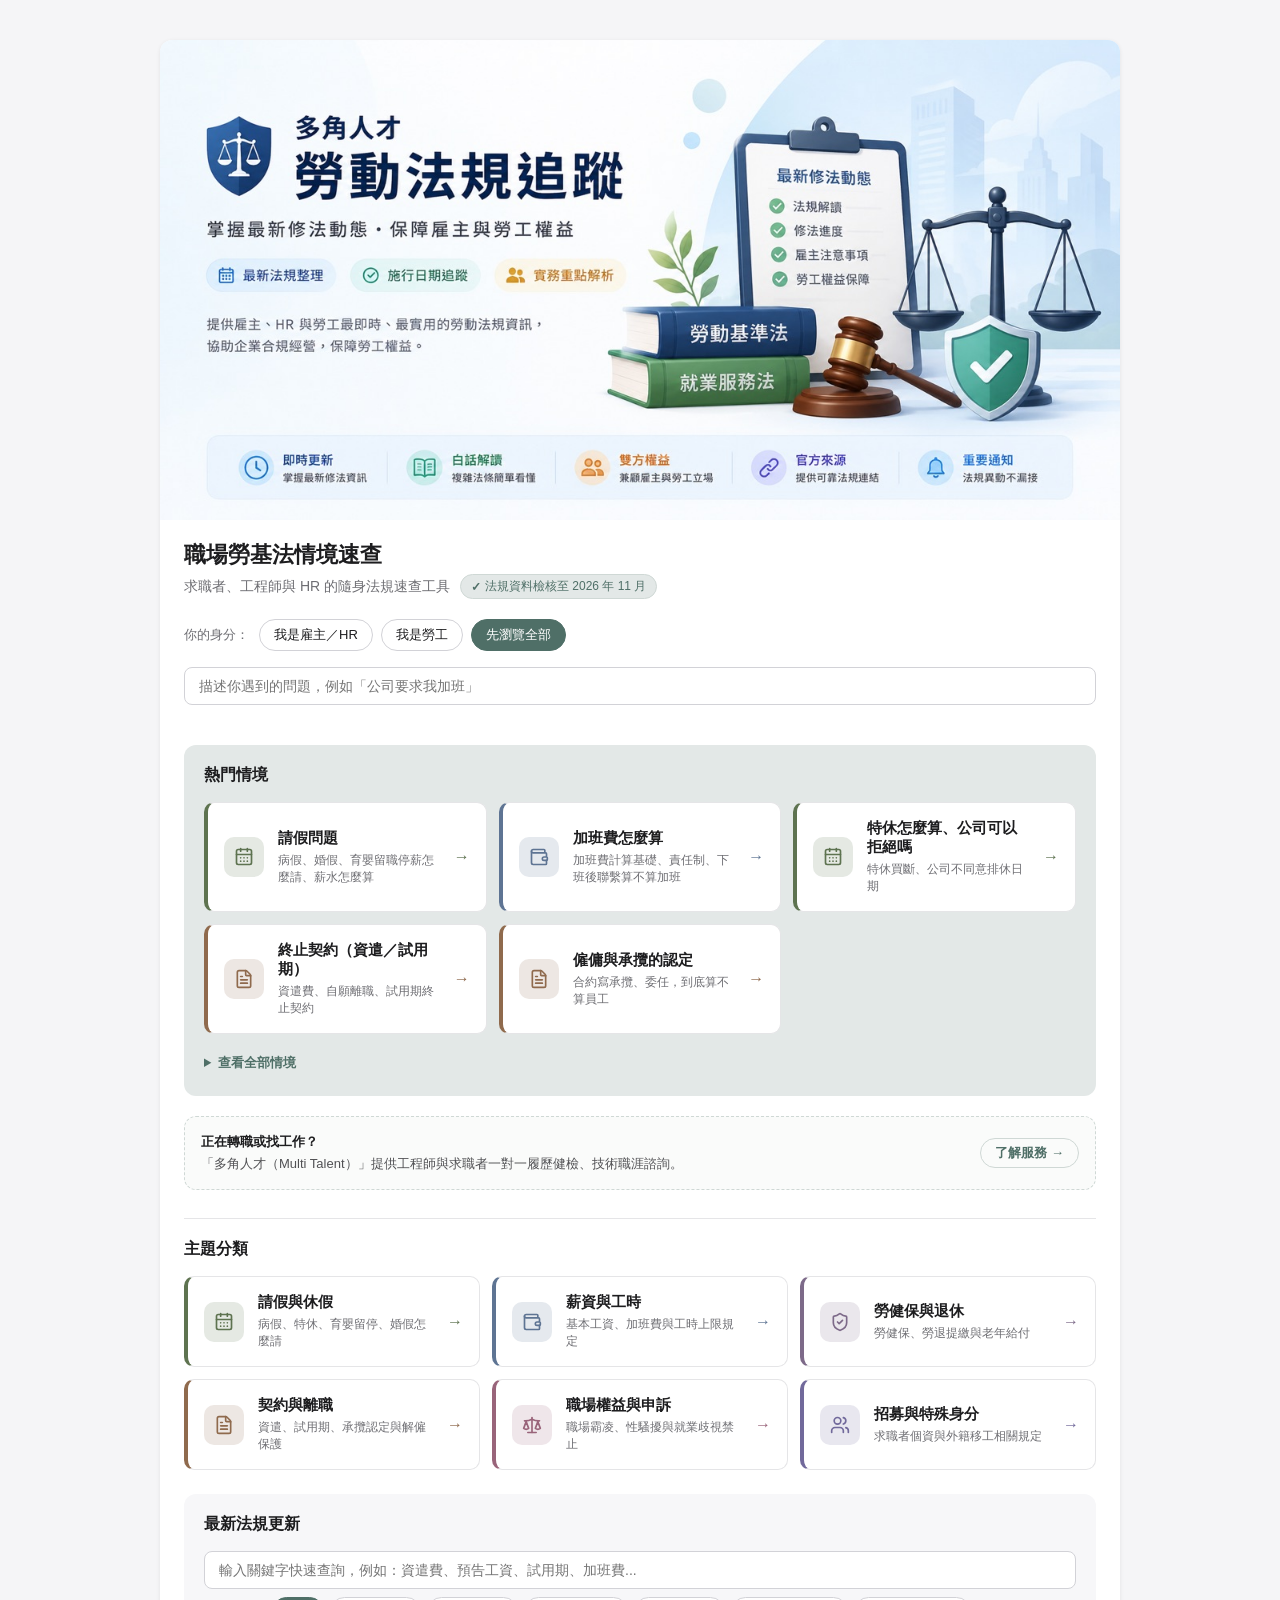
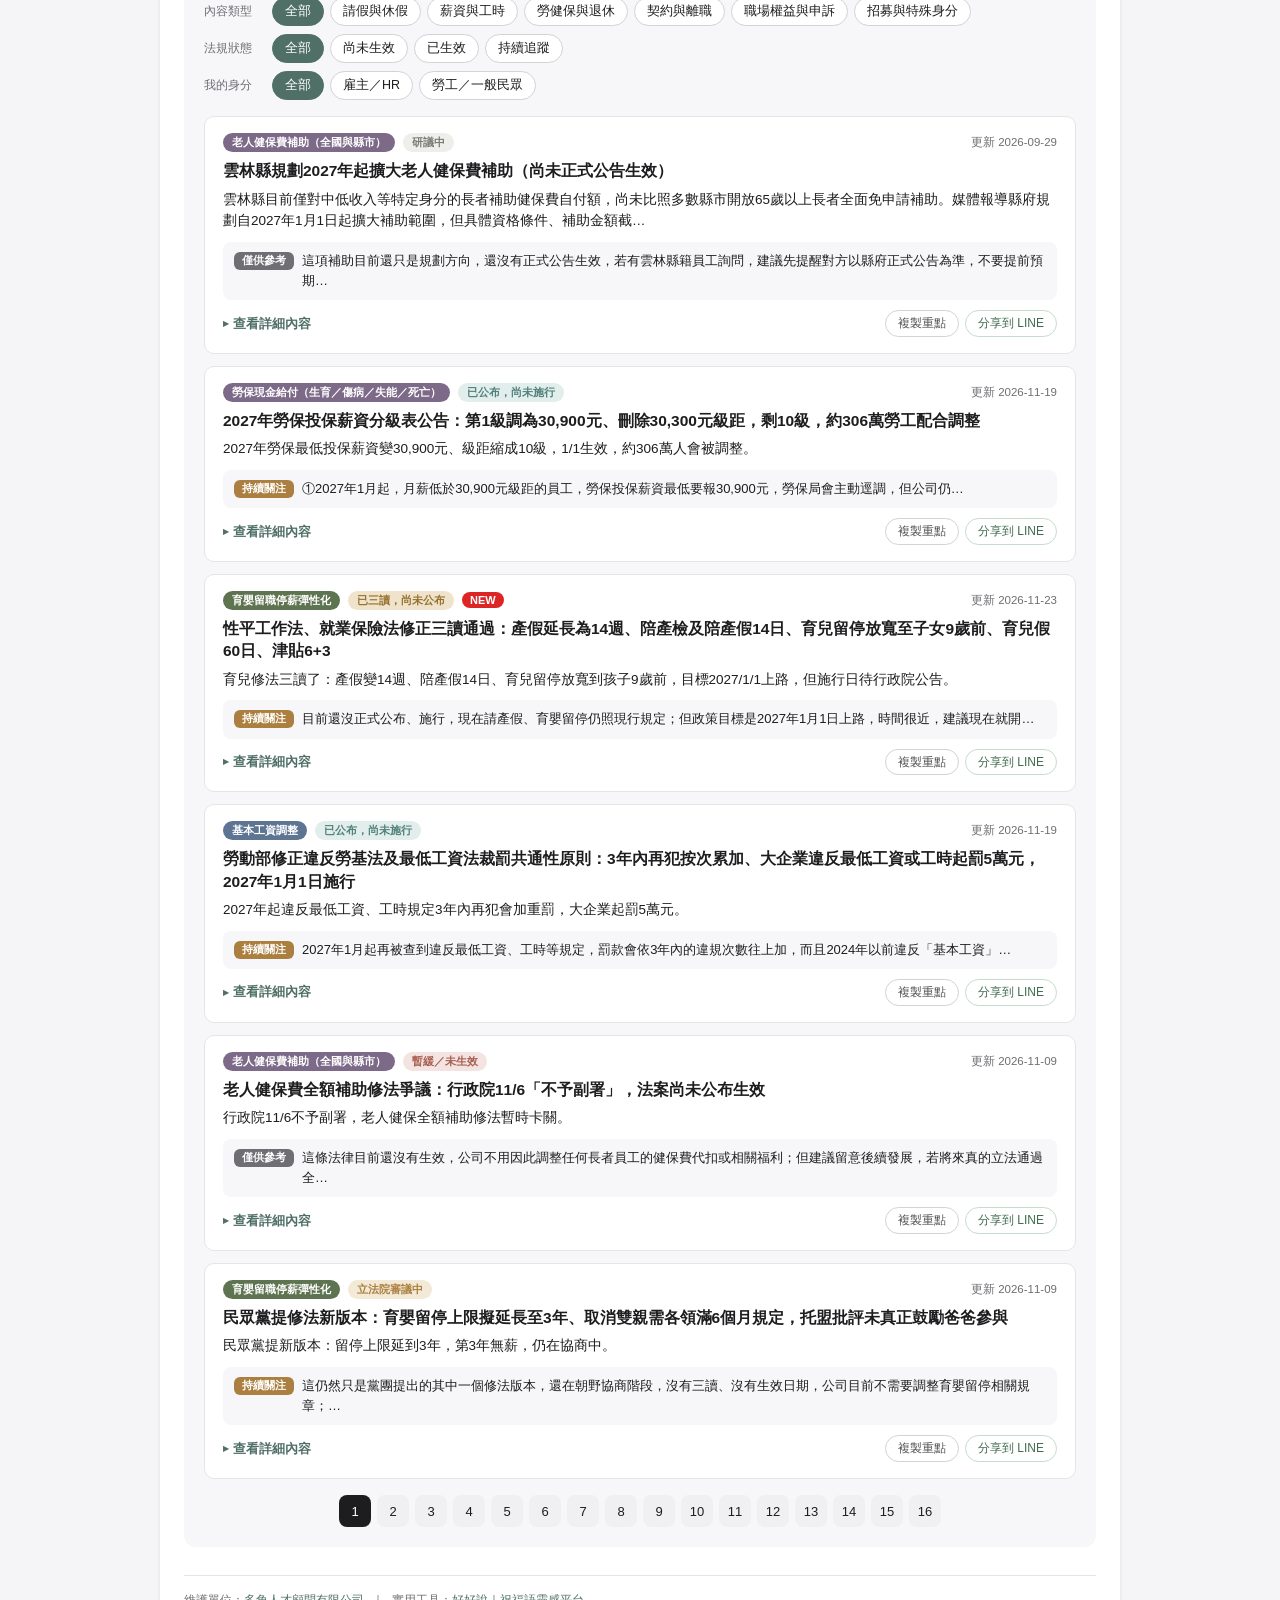
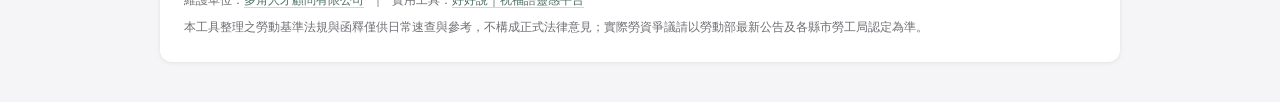
<file: index.html>
<!DOCTYPE html>
<html lang="zh-Hant">
<head>
  <meta charset="UTF-8">
  <meta name="viewport" content="width=device-width, initial-scale=1.0">
  <title>職場勞基法情境速查｜求職者、工程師與 HR 的隨身法規速查工具</title>
  <meta name="description" content="職場勞基法情境速查：求職者、工程師與 HR 的隨身法規速查工具。用白話整理台灣勞基法與最新修法，資遣費、預告工資、試用期、加班費、特休、育嬰留停等常見勞資情境一查就懂。">
  <link rel="canonical" href="https://zichi625.github.io/law-tracker/">
  <meta property="og:type" content="website">
  <meta property="og:site_name" content="職場勞基法情境速查">
  <meta property="og:title" content="職場勞基法情境速查｜求職者、工程師與 HR 的隨身法規速查工具">
  <meta property="og:description" content="職場勞基法情境速查：求職者、工程師與 HR 的隨身法規速查工具。用白話整理台灣勞基法與最新修法，資遣費、預告工資、試用期、加班費、特休、育嬰留停等常見勞資情境一查就懂。">
  <meta property="og:url" content="https://zichi625.github.io/law-tracker/">
  <meta property="og:image" content="https://zichi625.github.io/law-tracker/images/hero-banner.jpg">
  <meta property="og:image:width" content="1200">
  <meta property="og:image:height" content="600">
  <meta name="twitter:card" content="summary_large_image">
  <meta name="twitter:title" content="職場勞基法情境速查｜求職者、工程師與 HR 的隨身法規速查工具">
  <meta name="twitter:description" content="職場勞基法情境速查：求職者、工程師與 HR 的隨身法規速查工具。用白話整理台灣勞基法與最新修法，資遣費、預告工資、試用期、加班費、特休、育嬰留停等常見勞資情境一查就懂。">
  <meta name="twitter:image" content="https://zichi625.github.io/law-tracker/images/hero-banner.jpg">
  <link rel="stylesheet" href="style.css">
  <script src="guide-data.js"></script>
  <script type="application/ld+json" id="faq-jsonld">
  {
    "@context": "https://schema.org",
    "@type": "FAQPage",
    "mainEntity": [
      {
        "@type": "Question",
        "name": "員工不想配合公司遷廠，我可以要求他簽『自願離職』來結束勞動關係，這樣就不用給資遣費了吧？",
        "acceptedAnswer": {
          "@type": "Answer",
          "text": "不建議這樣做。如果公司要求員工簽『自願離職』同意書、而不開立『非自願離職證明』，目的是規避資遣費或讓員工無法申請失業給付，一旦被查獲，公司可能面臨裁罰。正確做法是依法開立非自願離職證明，並足額給付資遣費。（相關法規：勞工退休金條例第45-1條）"
        }
      },
      {
        "@type": "Question",
        "name": "公司要遷廠，員工通勤時間大增，這樣算資遣嗎？",
        "acceptedAnswer": {
          "@type": "Answer",
          "text": "這牽涉到公司單方面調動員工的合法性判斷，通常會看兩件事：這次調動有沒有實際的營運需要、調動之後員工的工作條件會不會明顯變糟。如果員工因此每天通勤時間大幅拉長，公司應該主動提供補救措施，例如交通補助或彈性上下班時間，而不是放任員工自行承擔；配套不足時，員工是可以拒絕這次調動的。特別提醒，如果只是想藉調動逼員工自行離開、規避資遣費，一旦被認定手法不正當，公司同樣會被裁罰。（相關法規：勞動基準法第10條之1）"
        }
      },
      {
        "@type": "Question",
        "name": "萬一公司經營不下去、付不出資遣費，員工怎麼辦？",
        "acceptedAnswer": {
          "@type": "Answer",
          "text": "如果雇主歇業、清算或宣告破產，積欠員工的資遣費、退休金或工資，可以由『積欠工資墊償基金』先代墊（現行規定僅保障往前推6個月內積欠的部分）。勞動部正研議將可申請墊償的追溯期間延長為5年，但截至目前查證，尚未確認這項修正是否已正式生效。建議雇主平時就把資遣費依法按時足額結清，避免累積成日後可能被追討的舊帳。（相關法規：積欠工資墊償基金提繳及墊償管理辦法）"
        }
      },
      {
        "@type": "Question",
        "name": "員工常常請病假，我可以用這個理由給差考績、不發全勤獎金嗎？",
        "acceptedAnswer": {
          "@type": "Answer",
          "text": "不可以任意這樣做。自2026年1月1日起施行的《勞工請假規則》修正規定，員工全年普通傷病假在10天以內，不得作為對員工不利處分（如降考績、不續聘等）的理由；如果員工主張自己因請病假被不利對待，舉證責任改由雇主負擔，也就是公司要證明自己沒有因病假給予不利待遇。（相關法規：勞工請假規則第9條）"
        }
      },
      {
        "@type": "Question",
        "name": "員工請病假，全勤獎金可以整個月都不發嗎？",
        "acceptedAnswer": {
          "@type": "Answer",
          "text": "不行，這樣做已經不合法了。新制上路後（2026年1月1日起），全勤獎金的扣減必須跟請假天數成比例，也就是請幾天病假就只扣對應天數的獎金部分，公司不能用『只要請一天病假，整個月全勤獎金就整筆取消』這種一刀切做法。建議趁機把公司現有的全勤獎金辦法拿出來重新檢查，改成按比例扣減，違反規定最高可能被罰到新臺幣100萬元。（相關法規：勞工請假規則第9條）"
        }
      },
      {
        "@type": "Question",
        "name": "試用期的員工，我可以隨時不錄用、不用給資遣費嗎？",
        "acceptedAnswer": {
          "@type": "Answer",
          "text": "不建議這樣認定。主管機關（勞動部）函釋見解認為，就算是試用期員工，公司要終止契約仍然要符合勞基法第11條（如業務緊縮、不能勝任工作等）或第12條的法定事由，該有的預告期間、資遣費、謀職假都不能少，不能因為『還在試用』就隨便不錄用而不給付。（相關法規：勞動基準法第11條）"
        }
      },
      {
        "@type": "Question",
        "name": "聽說試用期解僱比較有彈性、不用付資遣費，這是真的嗎？",
        "acceptedAnswer": {
          "@type": "Answer",
          "text": "這確實是實務上常見的認知落差。勞動部函釋見解要求試用期員工終止契約仍要比照正式勞基法第11、12條資遣程序辦理；但法院實務上的多數判決見解不同，因此主管機關與法院看法可能不一致，實際結果依個案而定。基於風險考量，建議仍依勞動部函釋見解，走正式資遣程序並發放資遣費比較保守安全。（相關法規：勞動基準法第11條、第12條）"
        }
      },
      {
        "@type": "Question",
        "name": "計算加班費的時候，只用底薪去算就好，全勤獎金、職務加給不用算進去吧？",
        "acceptedAnswer": {
          "@type": "Answer",
          "text": "不對。只要是『經常性、固定會發』的錢，像全勤獎金、職務加給、領班加給這類只要員工符合條件就能領、公司也習慣性都會發放的項目，性質上都算是工資，計算加班費／假日出勤工資的基礎時都要算進去，不能用『這是獎金、恩惠性給與』當理由排除。台電就曾經因為算加班費時漏算全勤獎金和領班加給，被桃園市勞工局開罰，打官司也敗訴。（相關法規：勞動基準法第24條、第40條）"
        }
      },
      {
        "@type": "Question",
        "name": "公司有些員工是責任制（84條之1），是不是就不用管加班費規定？",
        "acceptedAnswer": {
          "@type": "Answer",
          "text": "只有經勞動部核定公告的特定工作類型（如監督管理人員、責任制專業人員），才能由勞雇雙方另行約定工時、例假、加班費，不受一般工時上限與加班費規定限制，但仍要報請地方主管機關核備。勞動部會不定期檢討核定名單，曾將部分職務（如特定委外進用人員）排除在適用範圍外，被排除後就要改用一般規定計算加班費。建議人資定期確認公司使用84-1約定書的職務是否還在核定名單內。（相關法規：勞動基準法第84條之1）"
        }
      },
      {
        "@type": "Question",
        "name": "下班後用通訊軟體交辦員工處理公事，算加班嗎？",
        "acceptedAnswer": {
          "@type": "Answer",
          "text": "只要員工下班後有實際提供勞務（例如處理訊息、回覆工作事項），全國性的勞基法加班費規定都適用，公司應記錄員工回報完成工作的起訖時間，並據以給付加班費。台北市政府勞動局已訂有『居家工作勞動條件保障指導原則』，明確要求記錄下班聯繫處理時間並算加班費，目前僅台北市轄內事業單位適用、不具強制罰則，但反映的判斷標準與其他縣市加班費認定邏輯一致。（相關法規：勞動基準法第24條）"
        }
      },
      {
        "@type": "Question",
        "name": "沒錄取的應徵者履歷，我可以留著以後有職缺時再用嗎？",
        "acceptedAnswer": {
          "@type": "Answer",
          "text": "如果沒有法定保留理由，一旦招募目的達成（也就是決定不錄取），依個資法規定應該主動刪除或返還這些資料，不能無限期留著。如果想把履歷留下來做未來的人才庫使用，建議取得應徵者本人的書面同意，才能合法繼續保存。（相關法規：個人資料保護法第11條）"
        }
      },
      {
        "@type": "Question",
        "name": "公司應該多久清一次沒錄取者的履歷？個資法有寫明確天數嗎？",
        "acceptedAnswer": {
          "@type": "Answer",
          "text": "個資法本身沒有訂出一個全國統一的『幾天／幾個月』保存上限，原則是『蒐集特定目的消失後應主動刪除或返還』，也就是決定不錄取後就該處理，除非有法律另外規定要保留、或應徵者已書面同意繼續保存。建議公司自訂合理的保存期限與到期刪除機制，並盤點目前留存的未錄取者履歷，避免『無限期』保留的風險。（相關法規：個人資料保護法第11條）"
        }
      },
      {
        "@type": "Question",
        "name": "面試的時候，可以問應徵者的星座、血型、有沒有結婚生小孩嗎？",
        "acceptedAnswer": {
          "@type": "Answer",
          "text": "不可以，這些都屬於就業服務法明文禁止觸碰的範圍。法條列出了包括種族、性別、年齡、身心障礙、星座、血型、婚姻狀況、容貌、過去有無參加工會等總共18項，只要跟應徵者實際的工作能力、職務內容無關，就不應該拿來當作篩選或提問的依據——不管是面試現場口頭問，還是寫進徵才廣告的用詞（像是限定要『年輕女性』），都算違法。一旦被查獲，最低罰新臺幣30萬元，最重可以罰到150萬元，而且地方勞工局還會公開公司名稱和負責人姓名。（相關法規：就業服務法第5條）"
        }
      },
      {
        "@type": "Question",
        "name": "徵才廣告可以寫『限女性』或『限35歲以下』嗎？",
        "acceptedAnswer": {
          "@type": "Answer",
          "text": "不可以，這類限定性別、年齡的徵才廣告文字本身就可能構成就業歧視，違反就業服務法第5條。勞動部統計112年度查獲的43件就業歧視案件中，性別歧視占最大宗（32件、開罰625萬元），常見態樣包括徵才廣告限定性別、懷孕育兒受不利對待、資遣時專挑特定性別員工；另外調查也發現『年齡』歧視是員工感受比例最高的類型（3.9%），高於性別歧視（2.2%）。建議人資規劃徵才或資遣時特別注意，避免無意間形成集中特定性別或年齡的樣態。（相關法規：就業服務法第5條）"
        }
      },
      {
        "@type": "Question",
        "name": "只要合約寫『承攬』或『委任』，就不用幫對方投保勞健保、提繳勞退了吧？",
        "acceptedAnswer": {
          "@type": "Answer",
          "text": "不一定，合約上寫什麼名稱不是重點，關鍵要看雙方實際合作的方式。勞動部發布的判斷原則會從三個角度檢視：對方要不要聽你安排工時和工作方法（人格從屬性）、能不能自己決定怎麼做、要不要自負盈虧（經濟從屬性）、有沒有被納入公司的組織分工（組織從屬性）。只要實際運作偏向這些特徵，就算合約名稱是承攬，仍可能被認定為僱傭關係，一樣要適用勞基法。（相關法規：勞動部108年11月19日勞動關2字第1080128698號函（勞動契約認定指導原則））"
        }
      },
      {
        "@type": "Question",
        "name": "有沒有簡單的方式，先自己抓一下合作對象到底比較像承攬還是像員工？",
        "acceptedAnswer": {
          "@type": "Answer",
          "text": "可以參考勞動部公布的25項從屬性檢核表自我檢視，重點放在幾件事：對方要不要配合你排定的班表和地點上班、能不能自己決定工作流程和方法、要不要親自執行不能找人代做、用的設備工具是誰提供、報酬怎麼算是不是由你單方決定、有沒有要跟其他員工協同合作。符合的項目越多，就越傾向是僱傭而非承攬，建議簽約前先過一次這張表，比事後被認定違法再補救省事很多。（相關法規：勞動部108年11月19日勞動關2字第1080128698號函（勞動契約認定指導原則））"
        }
      },
      {
        "@type": "Question",
        "name": "如果之後被認定其實是假承攬真僱傭，公司會有什麼後果？",
        "acceptedAnswer": {
          "@type": "Answer",
          "text": "曾經有貨運公司踢到鐵板：合約名稱寫『承攬』、報酬也按趟計算，原本以為這樣就能規避僱傭責任，結果打到法院卻整組被推翻。法官是從幾個地方認定雙方其實是僱傭關係——駕駛開的車由公司配發、跑的路線由公司安排，平常還靠GPS和行車紀錄追蹤考核，連請假都要先報備理由。一旦被這樣認定，公司要付出的不只是資遣費和沒休完的特休折算工資，過去欠繳的勞健保差額、勞退提繳缺口也得一次補上，全部加起來反而比當初依法投保還貴，另外還要承擔打官司耗掉的時間和費用。（相關法規：最高法院111年度台上字第2460號判決）"
        }
      },
      {
        "@type": "Question",
        "name": "主管常常在會議上罵我、放大我的小失誤，這樣算職場霸凌嗎？",
        "acceptedAnswer": {
          "@type": "Answer",
          "text": "主管如果已經不是在做正常的工作指導，而是反覆針對某個人小題大作、甚至當著大家的面把人罵到抬不起頭，事後還私下慫恿其他同事一起冷落排擠這個人，這些行為模式在官方定義裡都算職場霸凌，跟「主管本來比較嚴格」是兩回事。2025年底通過的《職業安全衛生法》霸凌防治專章，已經把這類行為態樣明文寫進法條定義裡，並要求雇主建立防治與申訴機制，不能再拿「主管管理權限」當擋箭牌。（相關法規：職業安全衛生法職場霸凌防治專章（2025年12月19日公布，2026年7月1日施行））"
        }
      },
      {
        "@type": "Question",
        "name": "公司規模不大，也要設霸凌申訴管道嗎？",
        "acceptedAnswer": {
          "@type": "Answer",
          "text": "只要公司員工數達到10人以上，就必須建立霸凌申訴管道，讓員工有地方可以反映；一旦規模來到30人以上，門檻更高，還得把整套防治措施、申訴流程與懲處規定寫成書面並公告出來，不能只是口頭承諾。這是2026年7月1日職安法霸凌防治專章正式生效後的硬性要求，性質上比過去單純的行政指引更有強制力。（相關法規：職業安全衛生法職場霸凌防治專章；職場霸凌防治措施準則）"
        }
      },
      {
        "@type": "Question",
        "name": "怎麼分辨「主管管得嚴格」跟「真正的職場霸凌」？",
        "acceptedAnswer": {
          "@type": "Answer",
          "text": "如果只是要求把事情做好、在合理範圍內指出缺失，這仍算正常管理，不會被當成霸凌。但若演變成不斷疊加超出員工能力所及的工作份量、用威嚇施壓的方式帶人，導致當事人長期處在難以承受的精神壓力下，就有可能踩到霸凌的紅線——2024年勞動部北分署一名公務員輕生案，重啟調查後認定時任分署長長期高壓帶人、把同仁一個人扛不起來的案子硬塞給他，已經構成職場霸凌，這起真實事件也是促成2025年底霸凌防治專章加速立法的重要背景。（相關法規：職業安全衛生法職場霸凌防治專章（本案發生於專法立法前，屬促成修法之背景案例））"
        }
      },
      {
        "@type": "Question",
        "name": "同事講黃色笑話或有肢體碰觸，這樣算工作場所性騷擾嗎？",
        "acceptedAnswer": {
          "@type": "Answer",
          "text": "只要對方的言語或肢體行為讓人感到被冒犯、不受尊重，帶有性意味或性別歧視的性質，都可能構成職場性騷擾，而且範圍不限於上班時間、辦公室內——2024年3月上路的性平三法修正後，連下班聚餐、私下訊息等場合發生的相關事件，也一併納入保護。更重要的是，公司不用等到員工正式提出申訴書，只要主管或人資「知悉」有疑似情事，法律上就已經有主動介入處理的義務。（相關法規：性別平等工作法（2024年3月8日修正施行））"
        }
      },
      {
        "@type": "Question",
        "name": "公司規模小，也要有性騷擾申訴管道嗎？",
        "acceptedAnswer": {
          "@type": "Answer",
          "text": "員工人數落在10到29人之間的公司，法律上就要求備有申訴管道讓員工可以反映；一旦達到30人以上，還得再進一步把完整的防治、申訴與懲處規定寫成正式辦法並公告周知，不能只是私下處理了事。（相關法規：性別平等工作法）"
        }
      },
      {
        "@type": "Question",
        "name": "如果性騷擾加害人是公司老闆或董事，員工還要走公司內部申訴流程嗎？",
        "acceptedAnswer": {
          "@type": "Answer",
          "text": "這次修法對雇主最實際的影響是：認定「誰算最高負責人」的範圍變大了。過去公司只要抗辯「涉案的人不是登記在案的代表人」，就有機會讓裁罰撤銷——確實曾有董事性騷擾員工、卻因為董事身分不算法律上的最高負責人而翻案的真實案例。2026年4月8日勞動部修正性別平等工作法施行細則後，不只是登記負責人本人，連公司的董監事、持有兩成以上股份的大股東、負責人的另一半與近親，以及實際握有人事財務主導權的人，只要涉及性騷擾，都會被比照最高負責人處理；也就是說被害人一樣可以跳過公司內部程序、直接向地方政府申訴，成立後最高可罰新臺幣100萬元。（相關法規：性別平等工作法施行細則第4條之2、第4條之3）"
        }
      },
      {
        "@type": "Question",
        "name": "公司想直接用「特休津貼」的方式，年度中就先把特休折現給員工，不用讓他們真的排假，這樣可以嗎？",
        "acceptedAnswer": {
          "@type": "Answer",
          "text": "不可以。法律容許把沒休完的特休折算成錢，但僅限兩個時間點：特休年度結束時，或勞動契約結束（例如離職）當下。特休原本存在的用意，是讓員工真的放下工作去休息，不是用現金取代假期。所以就算公司和員工在年度中途都點頭同意「乾脆直接領錢、不用排假」，法院也會認為這種做法架空了特休制度該有的功能，屬於違反強制規定，這樣的約定不生效力。（相關法規：特別休假制度精神與實務函釋見解（勞動基準法第79條是違反特休相關規定時的罰則依據，並非規範預先買斷本身的實體條文））"
        }
      },
      {
        "@type": "Question",
        "name": "員工要休哪一天特休，是員工自己決定，還是公司可以指定？",
        "acceptedAnswer": {
          "@type": "Answer",
          "text": "答案是：原則上員工自己決定。最高行政法院審理過長榮航空的案子──空服員申請除夕、初二特休，公司以「過年人力需求」駁回，官司一路打到最高行政法院。法院認為，公司若要擋下員工排定的特休日期，必須同時做到兩件事：一是能具體說明企業經營確實面臨迫在眉睫的困難，二是已經實際找員工協商過調整方案；只靠「人手不夠」這種空泛說法站不住腳。同時法院也提醒，員工如果臨時才提出申請，也可能被認為濫用權利，因此建議公司在請假辦法裡先訂好合理的申請提前天數。（相關法規：勞動基準法第38條第2項）"
        }
      },
      {
        "@type": "Question",
        "name": "基本工資調漲後，是不是只有領基本工資的員工才需要調薪，其他員工不受影響？",
        "acceptedAnswer": {
          "@type": "Answer",
          "text": "基本工資調整只是設下一個法定最低門檻——公司裡所有員工，不論是月薪、時薪、工讀生或部分工時人員，實際領到的薪資都不能低於這個數字；但如果員工原本的薪水已經高過調整後的新標準，法律並沒有強制公司要再往上加碼。每次基本工資調整後，人資要做的是重新核對現有薪資名單，把低於新門檻的人一一補足差額；同時別忘了勞保、健保、勞退這些以基本工資或投保薪資為基礎的月提繳級距，通常也會跟著同步異動，最好一起檢查是否需要更新。（相關法規：最低工資法（2024年起）；2024年以前基本工資數額由勞動部基本工資審議委員會核定）"
        }
      },
      {
        "@type": "Question",
        "name": "基本工資調整後，公司沒有及時把偏低的薪水補到位，會有什麼後果？",
        "acceptedAnswer": {
          "@type": "Answer",
          "text": "違反基本工資規定的罰則，2024年1月1日這天出現分水嶺。過去依勞動基準法第79條，裁罰封頂在新臺幣100萬元；《最低工資法》施行後，主管機關握有更大的加重權限——同樣是先落在2萬元到100萬元的基本範圍，但可以再依公司規模、違規人數、情節輕重往上疊加，最終上限拉高到新臺幣150萬元，等於比舊制多出50萬元的空間。這個新法生效日，剛好和2024年基本工資調整為月薪27,470元、時薪183元同一天，如果人資腦中還停留在「最重罰100萬」的舊觀念，得特別留意這個變化。（相關法規：最低工資法）"
        }
      },
      {
        "@type": "Question",
        "name": "現在（2026年）的基本工資是多少？我要用哪個數字更新payroll？",
        "acceptedAnswer": {
          "@type": "Answer",
          "text": "目前最新一次調整是2026年1月1日起生效的數字：月薪基本工資29,500元、時薪196元，這已經是連續第10年調漲。這個門檻現在已經施行中，各項以基本工資為計算基準的給付（例如加班費計算基數）也要同步更新為這個新數字。（相關法規：最低工資法）"
        }
      }
    ]
  }
  </script>
</head>
<body data-page="overview">
  <main class="container">
    <header>
      <div class="hero-banner">
        <img src="images/hero-banner.jpg" alt="多角人才勞動法規指南：從你的工作情境出發，了解規定與下一步" class="hero-banner-img">
      </div>
      <h1 class="site-title">職場勞基法情境速查</h1>
      <div class="tagline-row">
        <p class="site-tagline">求職者、工程師與 HR 的隨身法規速查工具</p>
        <span id="last-refreshed" class="verified-badge"></span>
      </div>
    </header>

    <div id="identity-bar"></div>

    <section class="section search-section">
      <input id="scenario-search-input" class="search-input" type="search" placeholder="描述你遇到的問題，例如「公司要求我加班」">
      <div id="scenario-search-results" class="scenario-search-results" hidden></div>
    </section>

    <section class="hot-guides-section">
      <h2 class="section-title">熱門情境</h2>
      <div id="hot-guides" class="hot-guides-grid"></div>

      <details class="scenario-nav-details">
        <summary>查看全部情境</summary>
        <div id="scenario-nav" class="scenario-nav"></div>
      </details>
    </section>

    <aside class="cta-card" aria-label="多角人才職涯服務">
      <p class="cta-text">
        <span class="cta-eyebrow">正在轉職或找工作？</span>
        「多角人才（Multi Talent）」提供工程師與求職者一對一履歷健檢、技術職涯諮詢。
      </p>
      <a class="cta-link" href="https://www.hexschool.com/multi-talent/" target="_blank" rel="noopener noreferrer">了解服務 →</a>
    </aside>

    <section class="big-groups-section">
      <h2 class="section-title">主題分類</h2>
      <div id="big-groups" class="big-groups-grid"></div>
    </section>

    <div class="content-column">
      <section class="section latest-section">
        <h2 class="section-title">最新法規更新</h2>
        <label class="visually-hidden" for="search-input">搜尋法規卡片</label>
        <input id="search-input" class="search-input search-input--keyword" type="search" placeholder="輸入關鍵字快速查詢，例如：資遣費、預告工資、試用期、加班費...">
        <p id="search-result-count" class="search-result-count" aria-live="polite" hidden></p>
        <div id="latest-filters" class="filters"></div>
        <div id="latest-body"></div>
        <p id="latest-empty-message" class="empty-message" hidden>目前暫無最新法規異動公告，請參考上方情境速查</p>
        <div id="latest-pagination" class="pagination"></div>
      </section>
    </div>

    <footer class="site-footer">
      <p class="footer-links">
        <span>維護單位：<a href="https://www.hexschool.com/multi-talent/" target="_blank" rel="noopener noreferrer">多角人才顧問有限公司</a></span>
        <span class="footer-sep" aria-hidden="true">｜</span>
        <span>實用工具：<a href="https://zichilab.com/" target="_blank" rel="noopener noreferrer">好好說｜祝福語靈感平台</a></span>
      </p>
      <p class="disclaimer">本工具整理之勞動基準法規與函釋僅供日常速查與參考，不構成正式法律意見；實際勞資爭議請以勞動部最新公告及各縣市勞工局認定為準。</p>
    </footer>
  </main>

  <script src="app.js"></script>
</body>
</html>
</file>
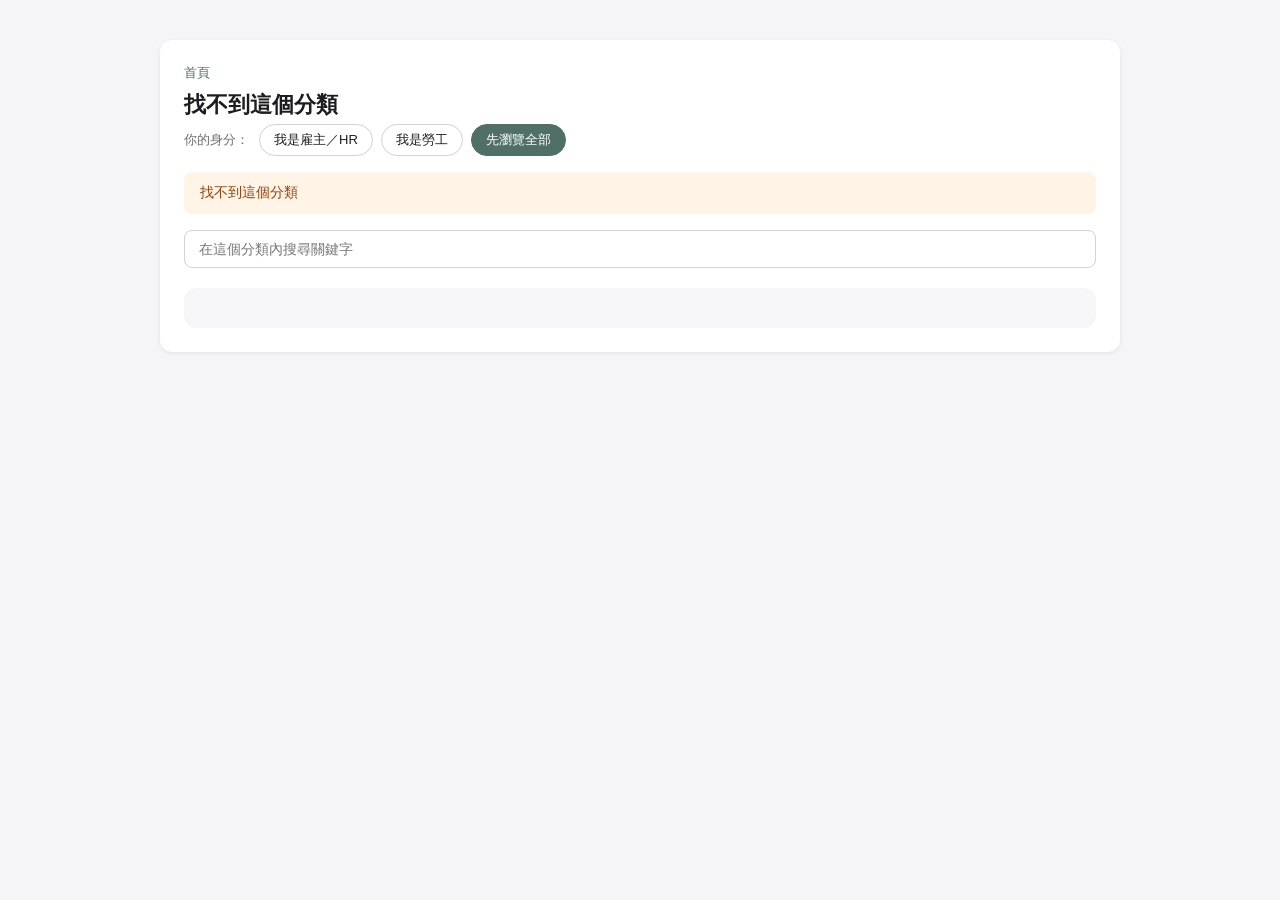
<file: category.html>
<!DOCTYPE html>
<html lang="zh-Hant">
<head>
  <meta charset="UTF-8">
  <meta name="viewport" content="width=device-width, initial-scale=1.0">
  <title>職場勞基法情境速查 - 分類</title>
  <meta name="description" content="職場勞基法情境速查：求職者、工程師與 HR 的隨身法規速查工具。用白話整理台灣勞基法與最新修法，資遣費、預告工資、試用期、加班費、特休、育嬰留停等常見勞資情境一查就懂。">
  <link rel="canonical" href="https://zichi625.github.io/law-tracker/category.html">
  <meta property="og:type" content="website">
  <meta property="og:site_name" content="職場勞基法情境速查">
  <meta property="og:title" content="職場勞基法情境速查 - 分類">
  <meta property="og:description" content="職場勞基法情境速查：求職者、工程師與 HR 的隨身法規速查工具。用白話整理台灣勞基法與最新修法，資遣費、預告工資、試用期、加班費、特休、育嬰留停等常見勞資情境一查就懂。">
  <meta property="og:url" content="https://zichi625.github.io/law-tracker/category.html">
  <meta property="og:image" content="https://zichi625.github.io/law-tracker/images/hero-banner.jpg">
  <meta property="og:image:width" content="1200">
  <meta property="og:image:height" content="600">
  <meta name="twitter:card" content="summary_large_image">
  <meta name="twitter:title" content="職場勞基法情境速查 - 分類">
  <meta name="twitter:description" content="職場勞基法情境速查：求職者、工程師與 HR 的隨身法規速查工具。用白話整理台灣勞基法與最新修法，資遣費、預告工資、試用期、加班費、特休、育嬰留停等常見勞資情境一查就懂。">
  <meta name="twitter:image" content="https://zichi625.github.io/law-tracker/images/hero-banner.jpg">
  <script>
    // 分類／情境頁同一個檔案用 ?id= 顯示不同內容，正式網址要帶上參數，各頁才不會被當成同一頁
    (function(){var q=location.search;if(!q)return;var u="https://zichi625.github.io/law-tracker/category.html"+q;
      document.querySelector('link[rel="canonical"]').href=u;
      document.querySelector('meta[property="og:url"]').content=u;})();
  </script>
  <link rel="stylesheet" href="style.css">
</head>
<body data-page="category">
  <main class="container">
    <header>
      <nav id="breadcrumb" class="breadcrumb" aria-label="導覽路徑"></nav>
      <h1 id="category-title"></h1>
    </header>

    <div id="identity-bar"></div>

    <div class="content-column">
      <div id="category-notfound" class="status-message" hidden>找不到這個分類</div>

      <input id="search-input" class="search-input" type="search" placeholder="在這個分類內搜尋關鍵字">

      <section class="section category-section">
        <div id="category-body"></div>
        <p id="category-empty-message" class="empty-message" hidden>這個分類尚未有資料</p>
      </section>
    </div>
  </main>

  <script src="app.js"></script>
</body>
</html>
</file>
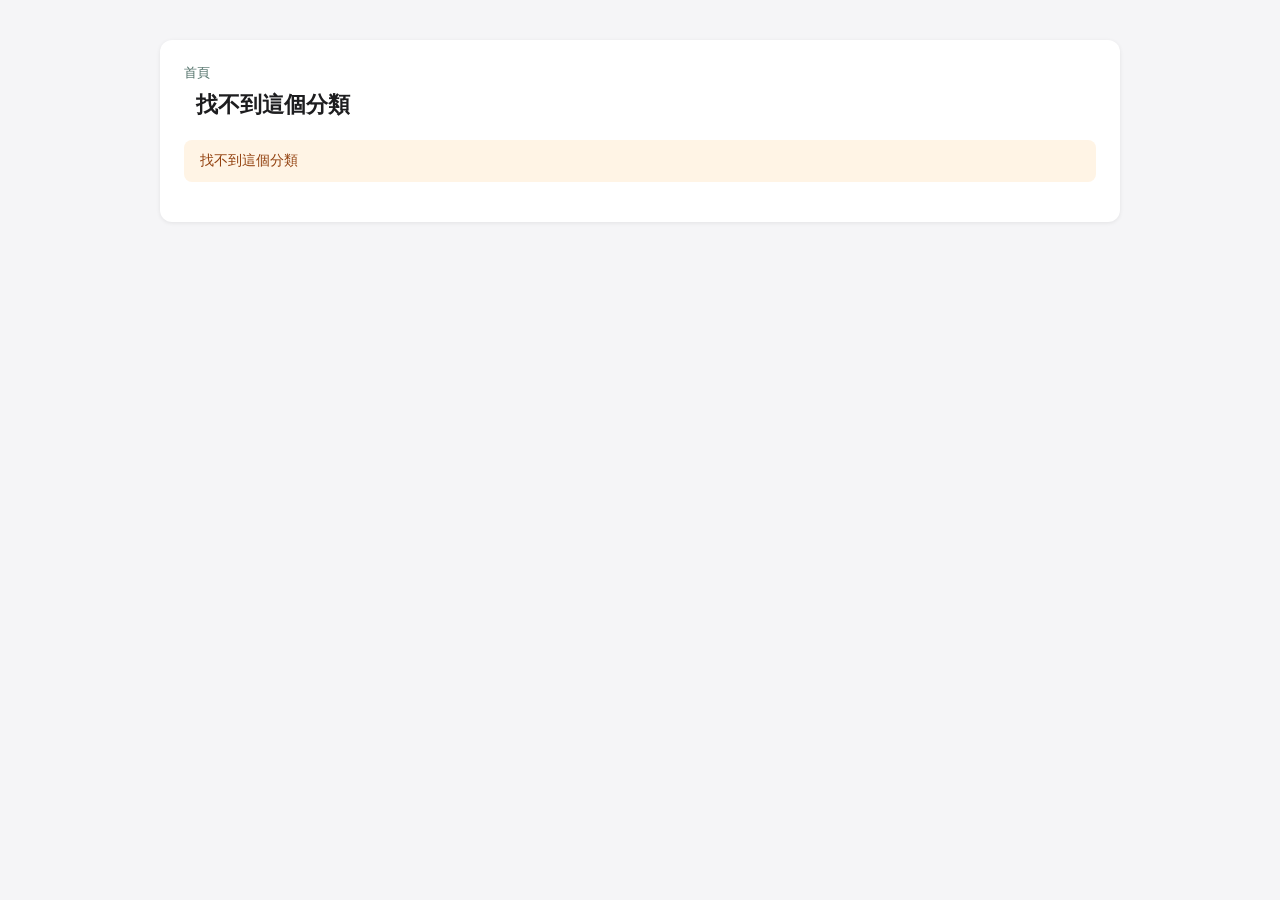
<file: group.html>
<!DOCTYPE html>
<html lang="zh-Hant">
<head>
  <meta charset="UTF-8">
  <meta name="viewport" content="width=device-width, initial-scale=1.0">
  <title>職場勞基法情境速查 - 分類</title>
  <meta name="description" content="職場勞基法情境速查：求職者、工程師與 HR 的隨身法規速查工具。用白話整理台灣勞基法與最新修法，資遣費、預告工資、試用期、加班費、特休、育嬰留停等常見勞資情境一查就懂。">
  <link rel="canonical" href="https://zichi625.github.io/law-tracker/group.html">
  <meta property="og:type" content="website">
  <meta property="og:site_name" content="職場勞基法情境速查">
  <meta property="og:title" content="職場勞基法情境速查 - 分類">
  <meta property="og:description" content="職場勞基法情境速查：求職者、工程師與 HR 的隨身法規速查工具。用白話整理台灣勞基法與最新修法，資遣費、預告工資、試用期、加班費、特休、育嬰留停等常見勞資情境一查就懂。">
  <meta property="og:url" content="https://zichi625.github.io/law-tracker/group.html">
  <meta property="og:image" content="https://zichi625.github.io/law-tracker/images/hero-banner.jpg">
  <meta property="og:image:width" content="1200">
  <meta property="og:image:height" content="600">
  <meta name="twitter:card" content="summary_large_image">
  <meta name="twitter:title" content="職場勞基法情境速查 - 分類">
  <meta name="twitter:description" content="職場勞基法情境速查：求職者、工程師與 HR 的隨身法規速查工具。用白話整理台灣勞基法與最新修法，資遣費、預告工資、試用期、加班費、特休、育嬰留停等常見勞資情境一查就懂。">
  <meta name="twitter:image" content="https://zichi625.github.io/law-tracker/images/hero-banner.jpg">
  <script>
    // 分類／情境頁同一個檔案用 ?id= 顯示不同內容，正式網址要帶上參數，各頁才不會被當成同一頁
    (function(){var q=location.search;if(!q)return;var u="https://zichi625.github.io/law-tracker/group.html"+q;
      document.querySelector('link[rel="canonical"]').href=u;
      document.querySelector('meta[property="og:url"]').content=u;})();
  </script>
  <link rel="stylesheet" href="style.css">
</head>
<body data-page="group">
  <main class="container">
    <header>
      <nav class="breadcrumb" aria-label="導覽路徑">
        <a href="index.html">首頁</a>
      </nav>
      <div class="group-title-row">
        <span id="group-icon-slot"></span>
        <h1 id="group-title"></h1>
      </div>
      <p id="group-description" class="group-description"></p>
    </header>

    <div class="content-column">
      <div id="group-notfound" class="status-message" hidden>找不到這個分類</div>
      <div id="subcategory-list" class="subcategory-list"></div>
    </div>
  </main>

  <script src="app.js"></script>
</body>
</html>
</file>
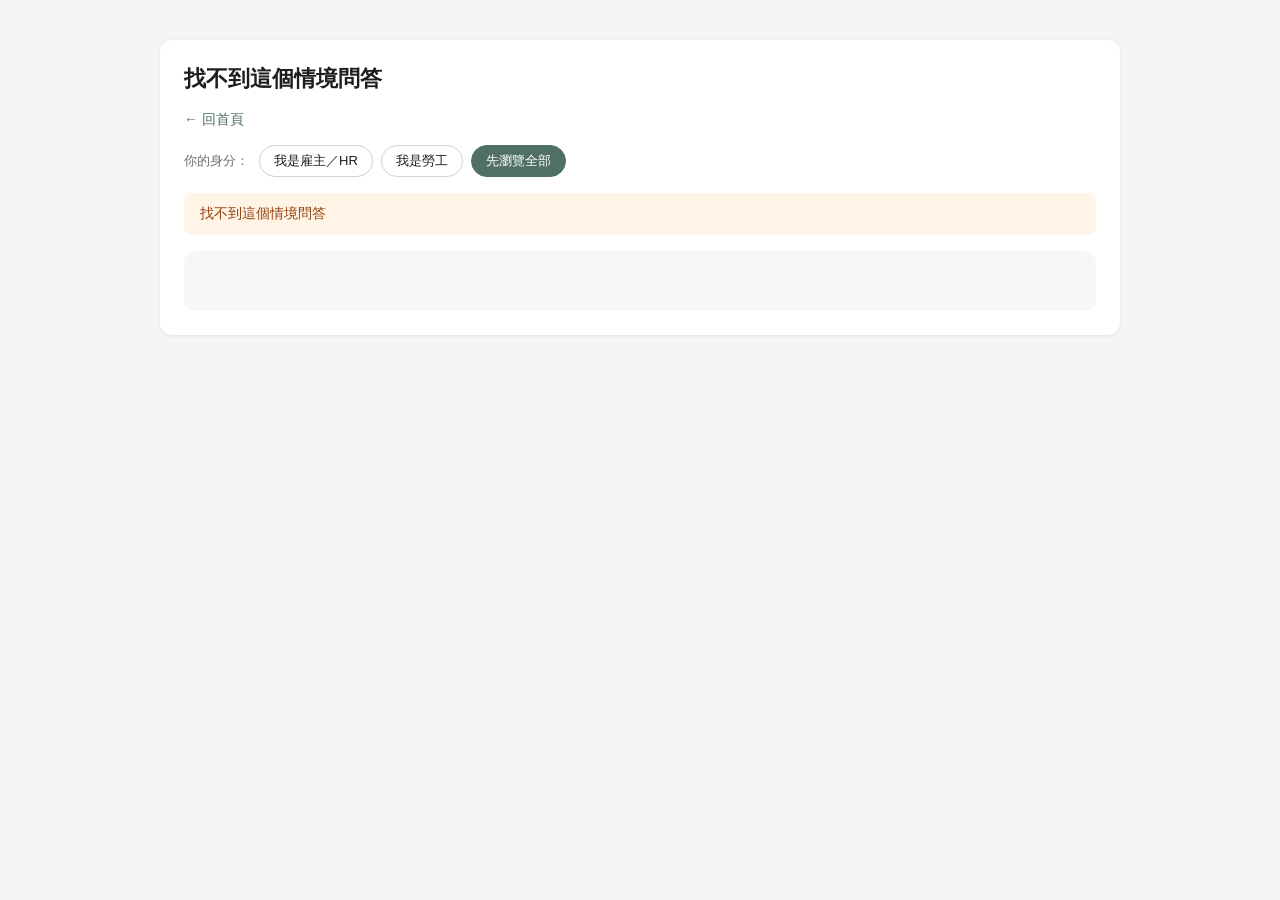
<file: guide.html>
<!DOCTYPE html>
<html lang="zh-Hant">
<head>
  <meta charset="UTF-8">
  <meta name="viewport" content="width=device-width, initial-scale=1.0">
  <title>職場勞基法情境速查 - 情境問答</title>
  <meta name="description" content="職場勞基法情境速查：求職者、工程師與 HR 的隨身法規速查工具。用白話整理台灣勞基法與最新修法，資遣費、預告工資、試用期、加班費、特休、育嬰留停等常見勞資情境一查就懂。">
  <link rel="canonical" href="https://zichi625.github.io/law-tracker/guide.html">
  <meta property="og:type" content="website">
  <meta property="og:site_name" content="職場勞基法情境速查">
  <meta property="og:title" content="職場勞基法情境速查 - 情境問答">
  <meta property="og:description" content="職場勞基法情境速查：求職者、工程師與 HR 的隨身法規速查工具。用白話整理台灣勞基法與最新修法，資遣費、預告工資、試用期、加班費、特休、育嬰留停等常見勞資情境一查就懂。">
  <meta property="og:url" content="https://zichi625.github.io/law-tracker/guide.html">
  <meta property="og:image" content="https://zichi625.github.io/law-tracker/images/hero-banner.jpg">
  <meta property="og:image:width" content="1200">
  <meta property="og:image:height" content="600">
  <meta name="twitter:card" content="summary_large_image">
  <meta name="twitter:title" content="職場勞基法情境速查 - 情境問答">
  <meta name="twitter:description" content="職場勞基法情境速查：求職者、工程師與 HR 的隨身法規速查工具。用白話整理台灣勞基法與最新修法，資遣費、預告工資、試用期、加班費、特休、育嬰留停等常見勞資情境一查就懂。">
  <meta name="twitter:image" content="https://zichi625.github.io/law-tracker/images/hero-banner.jpg">
  <script>
    // 分類／情境頁同一個檔案用 ?id= 顯示不同內容，正式網址要帶上參數，各頁才不會被當成同一頁
    (function(){var q=location.search;if(!q)return;var u="https://zichi625.github.io/law-tracker/guide.html"+q;
      document.querySelector('link[rel="canonical"]').href=u;
      document.querySelector('meta[property="og:url"]').content=u;})();
  </script>
  <link rel="stylesheet" href="style.css">
  <script src="guide-data.js"></script>
</head>
<body data-page="guide">
  <main class="container">
    <header>
      <h1 id="guide-title"></h1>
      <p><a href="index.html" class="back-link">← 回首頁</a></p>
    </header>

    <div id="identity-bar"></div>

    <div class="content-column">
      <div id="guide-notfound" class="status-message" hidden>找不到這個情境問答</div>

      <section class="section guide-section">
        <div id="guide-progress" class="guide-progress"></div>
        <div id="guide-body"></div>
      </section>
    </div>
  </main>

  <script src="app.js"></script>
</body>
</html>
</file>
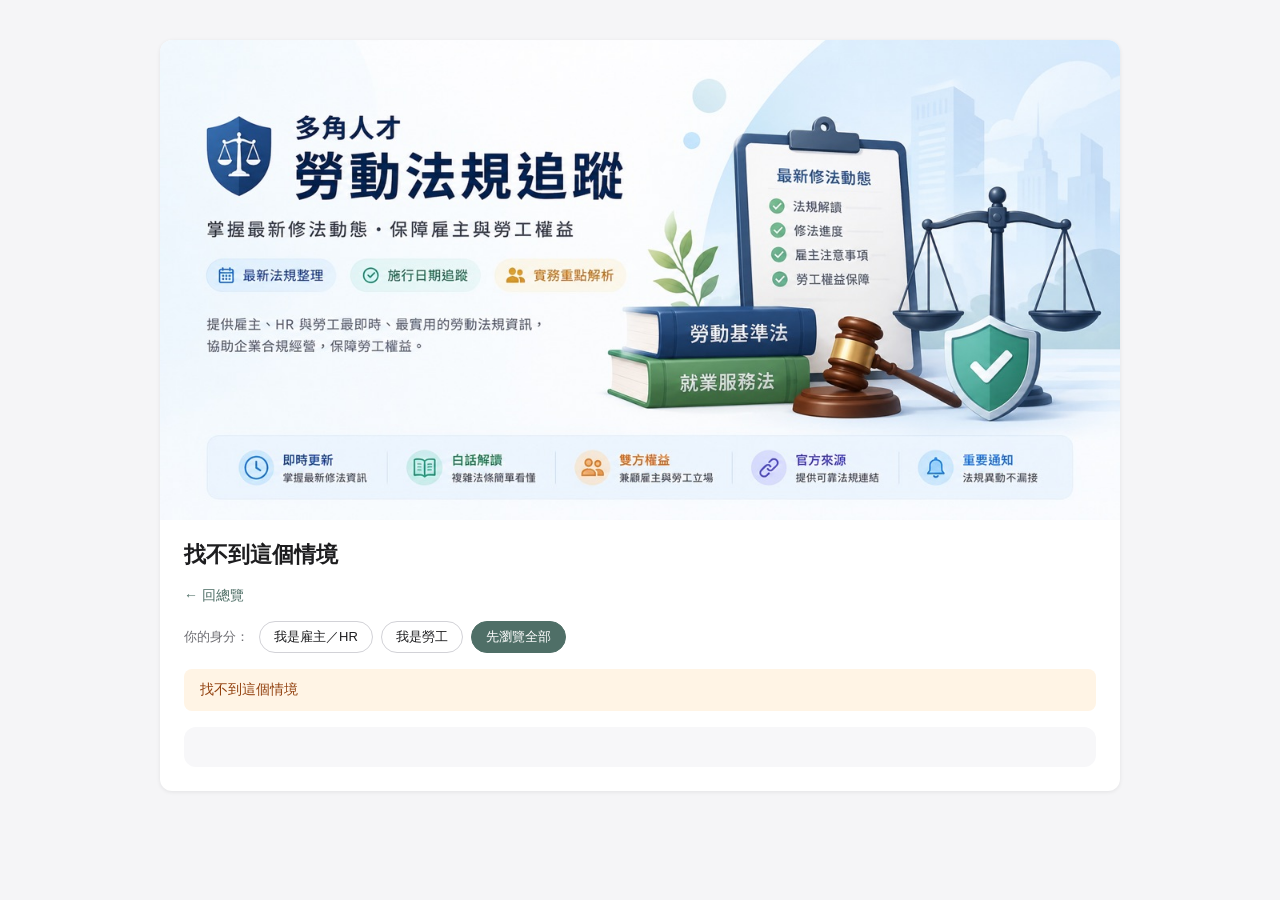
<file: scenario.html>
<!DOCTYPE html>
<html lang="zh-Hant">
<head>
  <meta charset="UTF-8">
  <meta name="viewport" content="width=device-width, initial-scale=1.0">
  <title>職場勞基法情境速查 - 情境</title>
  <meta name="description" content="職場勞基法情境速查：求職者、工程師與 HR 的隨身法規速查工具。用白話整理台灣勞基法與最新修法，資遣費、預告工資、試用期、加班費、特休、育嬰留停等常見勞資情境一查就懂。">
  <link rel="canonical" href="https://zichi625.github.io/law-tracker/scenario.html">
  <meta property="og:type" content="website">
  <meta property="og:site_name" content="職場勞基法情境速查">
  <meta property="og:title" content="職場勞基法情境速查 - 情境">
  <meta property="og:description" content="職場勞基法情境速查：求職者、工程師與 HR 的隨身法規速查工具。用白話整理台灣勞基法與最新修法，資遣費、預告工資、試用期、加班費、特休、育嬰留停等常見勞資情境一查就懂。">
  <meta property="og:url" content="https://zichi625.github.io/law-tracker/scenario.html">
  <meta property="og:image" content="https://zichi625.github.io/law-tracker/images/hero-banner.jpg">
  <meta property="og:image:width" content="1200">
  <meta property="og:image:height" content="600">
  <meta name="twitter:card" content="summary_large_image">
  <meta name="twitter:title" content="職場勞基法情境速查 - 情境">
  <meta name="twitter:description" content="職場勞基法情境速查：求職者、工程師與 HR 的隨身法規速查工具。用白話整理台灣勞基法與最新修法，資遣費、預告工資、試用期、加班費、特休、育嬰留停等常見勞資情境一查就懂。">
  <meta name="twitter:image" content="https://zichi625.github.io/law-tracker/images/hero-banner.jpg">
  <script>
    // 分類／情境頁同一個檔案用 ?id= 顯示不同內容，正式網址要帶上參數，各頁才不會被當成同一頁
    (function(){var q=location.search;if(!q)return;var u="https://zichi625.github.io/law-tracker/scenario.html"+q;
      document.querySelector('link[rel="canonical"]').href=u;
      document.querySelector('meta[property="og:url"]').content=u;})();
  </script>
  <link rel="stylesheet" href="style.css">
</head>
<body data-page="scenario">
  <main class="container">
    <header>
      <div class="hero-banner">
        <img src="images/hero-banner.jpg" alt="多角人才勞動法規追蹤：掌握最新修法動態，保障雇主與勞工權益" class="hero-banner-img">
      </div>
      <h1 id="scenario-title"></h1>
      <p><a href="index.html" class="back-link">← 回總覽</a></p>
    </header>

    <div id="identity-bar"></div>

    <div class="content-column">
      <div id="scenario-notfound" class="status-message" hidden>找不到這個情境</div>

      <section class="section scenario-section">
        <div id="scenario-body"></div>
      </section>
    </div>
  </main>

  <script src="app.js"></script>
</body>
</html>
</file>
<file: style.css>
:root {
  --brand-color: #4f6f67;
  --brand-color-soft: #e3e8e7;
  --brand-color-hover: #ced7d4;

  --status-study: #7a7a76;       --status-study-soft: #eeeeea;
  --status-prenotice: #74808c;   --status-prenotice-soft: #e9ecef;
  --status-review: #ab7f3f;      --status-review-soft: #f2e9d6;
  --status-passed: #96722f;      --status-passed-soft: #efe3cc;
  --status-gazetted: #52807a;    --status-gazetted-soft: #e2eeec;
  --status-effective: #4f7a4a;   --status-effective-soft: #e3ede1;
  --status-suspended: #a85f52;   --status-suspended-soft: #f3e4e1;
  --status-policy: #6b7280;      --status-policy-soft: #e9eaed;

  --impact-action: #a85f52;      --impact-action-soft: #f3e4e1;
  --impact-watch: #ab7f3f;       --impact-watch-soft: #f2e9d6;
  --impact-fyi: #6e6e73;         --impact-fyi-soft: #eeeeea;
}

* {
  box-sizing: border-box;
}

body {
  font-family: -apple-system, BlinkMacSystemFont, "Segoe UI", "PingFang TC", "Microsoft JhengHei", sans-serif;
  background-color: #f5f5f7;
  margin: 0;
  padding: 40px 16px;
  color: #1d1d1f;
}

.container {
  max-width: 640px;
  margin: 0 auto;
  background: #ffffff;
  border-radius: 12px;
  padding: 24px;
  box-shadow: 0 1px 4px rgba(0, 0, 0, 0.08);
}

.hero-banner {
  margin: -24px -24px 20px;
  border-radius: 12px 12px 0 0;
  overflow: hidden;
}

.hero-banner-img {
  display: block;
  width: 100%;
  height: auto;
}

.visually-hidden {
  position: absolute;
  width: 1px;
  height: 1px;
  padding: 0;
  margin: -1px;
  overflow: hidden;
  clip: rect(0, 0, 0, 0);
  white-space: nowrap;
  border: 0;
}

header h1 {
  font-size: 22px;
  margin: 0 0 4px;
}

.last-refreshed {
  color: #6e6e73;
  font-size: 13px;
  margin: 0 0 20px;
}

.back-link {
  color: var(--brand-color);
  font-size: 14px;
  text-decoration: none;
}

.back-link:hover {
  text-decoration: underline;
}

.breadcrumb {
  display: flex;
  align-items: center;
  gap: 6px;
  font-size: 13px;
  margin-bottom: 8px;
}

.breadcrumb a {
  color: var(--brand-color);
  text-decoration: none;
}

.breadcrumb a:hover {
  text-decoration: underline;
}

.breadcrumb-separator {
  color: #6e6e73;
}

.breadcrumb a.breadcrumb-group-link {
  color: var(--group-color, var(--brand-color));
}

.group-title-row {
  display: flex;
  align-items: center;
  gap: 12px;
  margin-bottom: 4px;
}

.group-title-row h1 {
  margin: 0;
}

.group-description {
  color: #6e6e73;
  font-size: 14px;
  margin: 0 0 20px;
}

.big-groups-section {
  margin: 28px 0 24px;
  padding-top: 20px;
  border-top: 1px solid #e5e5e7;
}

.big-groups-grid,
.hot-guides-grid {
  display: grid;
  grid-template-columns: 1fr;
  gap: 12px;
}

/* 共用的導覽卡片：左側圖示、中間標題與說明、右側箭頭；一般狀態中性，
   選取/hover/鍵盤focus 統一用該分類的品牌色（由 JS 透過 --group-color 變數帶入） */
.nav-card,
.subcategory-row {
  display: flex;
  align-items: center;
  gap: 14px;
  background: #ffffff;
  border: 1px solid #e5e5e7;
  border-radius: 10px;
  padding: 16px;
  text-decoration: none;
  color: #1d1d1f;
}

.nav-card {
  border-left: 4px solid var(--group-color, var(--brand-color));
}

.nav-card:hover,
.subcategory-row:hover {
  border-color: var(--group-color, var(--brand-color));
  background: var(--group-color-soft, var(--brand-color-soft));
}

.nav-card:focus-visible,
.subcategory-row:focus-visible {
  outline: 2px solid var(--group-color, var(--brand-color));
  outline-offset: 2px;
  border-color: var(--group-color, var(--brand-color));
}

.group-icon {
  display: inline-flex;
  align-items: center;
  justify-content: center;
  width: 40px;
  height: 40px;
  border-radius: 10px;
  background: var(--group-color-soft, var(--brand-color-soft));
  color: var(--group-color, var(--brand-color));
  flex-shrink: 0;
}

.group-icon svg {
  width: 20px;
  height: 20px;
}

.nav-card-text,
.subcategory-row-text {
  display: flex;
  flex-direction: column;
  gap: 4px;
  min-width: 0;
  flex: 1;
}

.nav-card-title,
.subcategory-row-name {
  font-size: 15px;
  font-weight: 700;
  overflow-wrap: break-word;
}

.nav-card-desc,
.subcategory-row-desc {
  font-size: 12px;
  color: #6e6e73;
  overflow-wrap: break-word;
}

.nav-card-arrow,
.subcategory-row-arrow {
  flex-shrink: 0;
  color: var(--group-color, var(--brand-color));
  font-size: 16px;
}

.subcategory-list {
  display: flex;
  flex-direction: column;
  gap: 10px;
}

.subcategory-row {
  border-left: 3px solid var(--group-color, var(--brand-color));
}

.search-input {
  width: 100%;
  font-size: 14px;
  padding: 10px 14px;
  border: 1px solid #d2d2d7;
  border-radius: 8px;
  margin-bottom: 20px;
  font-family: inherit;
}

.search-input:focus {
  outline: none;
  border-color: var(--brand-color);
}

.section {
  border-radius: 12px;
  padding: 20px;
  background: #f7f7f9;
}

.section-title {
  font-size: 16px;
  margin: 0 0 16px;
}

.filters {
  display: flex;
  flex-direction: column;
  gap: 8px;
  margin-bottom: 16px;
}

.filter-row {
  display: flex;
  align-items: center;
  gap: 8px;
  flex-wrap: wrap;
}

.filter-row-label {
  font-size: 12px;
  color: #6e6e73;
  min-width: 60px;
  flex-shrink: 0;
}

.chip-group {
  display: flex;
  flex-wrap: wrap;
  gap: 6px;
}

.chip {
  font-family: inherit;
  font-size: 12.5px;
  padding: 5px 12px;
  border-radius: 999px;
  border: 1px solid #d2d2d7;
  background: #ffffff;
  color: #1d1d1f;
  cursor: pointer;
}

.chip:hover {
  border-color: var(--brand-color);
}

.chip.active {
  background: var(--brand-color);
  border-color: var(--brand-color);
  color: #ffffff;
}

.chip:focus-visible {
  outline: 2px solid var(--brand-color);
  outline-offset: 2px;
}

@media (max-width: 480px) {
  .filter-row-label {
    min-width: 100%;
  }
}

.scenario-nav-details {
  margin-top: 16px;
}

.scenario-nav-details summary {
  cursor: pointer;
  font-size: 13px;
  color: var(--brand-color);
  font-weight: 600;
  padding: 4px 0;
}

.scenario-nav-details[open] summary {
  margin-bottom: 12px;
}

.scenario-nav {
  display: grid;
  grid-template-columns: repeat(auto-fill, minmax(160px, 1fr));
  gap: 10px;
}

.scenario-link {
  display: block;
  background: #ffffff;
  border: 1px solid #e5e5e7;
  border-radius: 10px;
  padding: 14px 16px;
  font-size: 14px;
  font-weight: 600;
  color: #1d1d1f;
  text-decoration: none;
}

.scenario-link:hover {
  border-color: var(--brand-color);
}

.scenario-search-results {
  display: flex;
  flex-direction: column;
  gap: 6px;
  margin-bottom: 12px;
}

.scenario-search-result {
  display: block;
  background: var(--brand-color-soft);
  border: 1px solid var(--brand-color-hover);
  border-radius: 8px;
  padding: 10px 14px;
  font-size: 14px;
  color: var(--brand-color);
  text-decoration: none;
}

.scenario-search-result:hover {
  background: var(--brand-color-hover);
}

.scenario-search-empty {
  font-size: 13px;
  color: #6e6e73;
  padding: 8px 2px;
  margin: 0 0 12px;
}

.status-message {
  background: #fff4e5;
  color: #92400e;
  border-radius: 8px;
  padding: 12px 16px;
  font-size: 14px;
  margin-bottom: 16px;
}

.empty-message {
  text-align: center;
  color: #6e6e73;
  padding: 24px 0;
}

.item-card {
  background: #ffffff;
  border: 1px solid #e5e5e7;
  border-radius: 10px;
  padding: 16px 18px;
  margin-bottom: 12px;
}

.item-card:last-child {
  margin-bottom: 0;
}

.item-top-row {
  display: flex;
  align-items: center;
  flex-wrap: wrap;
  gap: 6px 8px;
  margin-bottom: 8px;
}

.tag-group {
  color: #ffffff;
  font-size: 11px;
  font-weight: 600;
  padding: 2px 9px;
  border-radius: 999px;
  flex-shrink: 0;
}

.new-badge {
  font-size: 11px;
  font-weight: 700;
  color: #ffffff;
  background: #dc2626;
  border-radius: 999px;
  padding: 2px 8px;
  flex-shrink: 0;
}

.status-badge {
  font-size: 11px;
  font-weight: 600;
  border-radius: 999px;
  padding: 2px 9px;
  flex-shrink: 0;
}

.status-badge--study { color: var(--status-study); background: var(--status-study-soft); }
.status-badge--prenotice { color: var(--status-prenotice); background: var(--status-prenotice-soft); }
.status-badge--review { color: var(--status-review); background: var(--status-review-soft); }
.status-badge--passed { color: var(--status-passed); background: var(--status-passed-soft); }
.status-badge--gazetted { color: var(--status-gazetted); background: var(--status-gazetted-soft); }
.status-badge--effective { color: var(--status-effective); background: var(--status-effective-soft); }
.status-badge--suspended { color: var(--status-suspended); background: var(--status-suspended-soft); }
.status-badge--policy { color: var(--status-policy); background: var(--status-policy-soft); }

.tag-date {
  font-size: 11.5px;
  color: #6e6e73;
  margin-left: auto;
  white-space: nowrap;
}

.item-title {
  font-size: 15.5px;
  font-weight: 700;
  line-height: 1.45;
  margin: 0 0 6px;
}

.item-summary {
  font-size: 13.5px;
  line-height: 1.6;
  margin: 0 0 10px;
}

.impact-row {
  display: flex;
  align-items: flex-start;
  gap: 8px;
  background: #f7f7f9;
  border-radius: 8px;
  padding: 9px 11px;
  margin-bottom: 10px;
}

.impact-pill {
  flex-shrink: 0;
  color: #ffffff;
  font-size: 10.5px;
  font-weight: 700;
  padding: 2px 8px;
  border-radius: 6px;
  margin-top: 1px;
}

.impact-pill--action { background: var(--impact-action); }
.impact-pill--watch { background: var(--impact-watch); }
.impact-pill--fyi { background: var(--impact-fyi); }

.impact-text {
  font-size: 13px;
  line-height: 1.55;
}

.toggle-btn {
  font-family: inherit;
  font-size: 13px;
  font-weight: 600;
  color: var(--brand-color);
  background: none;
  border: none;
  padding: 4px 0;
  cursor: pointer;
  display: inline-flex;
  align-items: center;
  gap: 4px;
}

.toggle-btn:focus-visible {
  outline: 2px solid var(--brand-color);
  outline-offset: 2px;
  border-radius: 4px;
}

.toggle-icon {
  font-size: 11px;
  transition: transform .15s ease;
}

.item-card.open .toggle-icon {
  transform: rotate(90deg);
}

.detail {
  display: none;
  margin-top: 14px;
  padding-top: 14px;
  border-top: 1px solid #e5e5e7;
}

.item-card.open .detail {
  display: block;
}

.detail-section {
  margin-bottom: 14px;
}

.detail-section:last-child {
  margin-bottom: 0;
}

.detail-heading {
  font-size: 11.5px;
  font-weight: 700;
  text-transform: uppercase;
  letter-spacing: .04em;
  color: #6e6e73;
  margin: 0 0 6px;
}

.detail-body {
  font-size: 13.5px;
  line-height: 1.65;
  margin: 0;
}

.item-applies-to {
  color: #7e22ce;
  font-weight: 700;
}

.timeline-grid {
  display: grid;
  grid-template-columns: auto 1fr;
  gap: 4px 12px;
  font-size: 13px;
  margin: 0;
}

.timeline-grid dt {
  color: #6e6e73;
  white-space: nowrap;
}

.timeline-grid dd {
  margin: 0;
  font-variant-numeric: tabular-nums;
}

.timeline-grid dd.unknown {
  color: #6e6e73;
  font-style: italic;
}

.history-list {
  display: flex;
  flex-direction: column;
  gap: 10px;
}

.history-item {
  display: flex;
  gap: 10px;
}

.history-dot {
  flex-shrink: 0;
  width: 8px;
  height: 8px;
  border-radius: 50%;
  background: var(--brand-color);
  margin-top: 6px;
}

.history-body {
  font-size: 13px;
  line-height: 1.6;
}

.history-date {
  font-weight: 700;
  margin-right: 4px;
}

.source-group {
  margin-bottom: 10px;
}

.source-group:last-child {
  margin-bottom: 0;
}

.source-group-label {
  font-size: 11px;
  font-weight: 700;
  color: #6e6e73;
  margin-bottom: 4px;
}

.source-link {
  display: block;
  font-size: 12.5px;
  color: var(--brand-color);
  text-decoration: none;
  word-break: break-word;
  margin-bottom: 3px;
}

.source-link:hover {
  text-decoration: underline;
}

.verified-note {
  font-size: 12px;
  color: #6e6e73;
  margin-top: 4px;
}

.notes-block {
  border-radius: 10px;
  padding: 10px 12px;
  margin: 0 0 8px;
}

.notes-block--employer {
  background: #f2ede8;
}

.notes-block--employee {
  background: #eaeef1;
}

.notes-tag {
  display: inline-block;
  font-size: 10px;
  font-weight: 700;
  color: #ffffff;
  padding: 2px 8px;
  border-radius: 6px;
  margin-bottom: 4px;
}

.notes-block--employer .notes-tag {
  background: #8f6640;
}

.notes-block--employee .notes-tag {
  background: #54728d;
}

.notes-text {
  font-size: 14px;
  line-height: 1.5;
  margin: 0;
  color: #3f3f46;
}

.item-sources {
  font-size: 13px;
  color: #6e6e73;
  margin: 0;
}

.item-sources a {
  color: var(--brand-color);
  margin-right: 4px;
}

.pagination {
  display: flex;
  justify-content: center;
  flex-wrap: wrap;
  gap: 6px;
  margin-top: 16px;
}

.page-button {
  min-width: 32px;
  height: 32px;
  border: none;
  border-radius: 8px;
  background: #f0f0f2;
  color: #1d1d1f;
  font-size: 13px;
  cursor: pointer;
}

.page-button.active {
  background: #1d1d1f;
  color: #ffffff;
}

.page-button:hover:not(.active) {
  background: #e5e5e7;
}

.qa-block {
  margin-bottom: 24px;
  padding-bottom: 20px;
  border-bottom: 1px solid #e5e5e7;
}

.qa-block:last-of-type {
  margin-bottom: 0;
  padding-bottom: 0;
  border-bottom: none;
}

.qa-label {
  font-size: 11px;
  font-weight: 700;
  color: #6e6e73;
  text-transform: uppercase;
  letter-spacing: 0.5px;
  margin-bottom: 2px;
}

.qa-icon {
  display: inline-flex;
  align-items: center;
  justify-content: center;
  width: 16px;
  height: 16px;
  border-radius: 50%;
  color: #ffffff;
  font-size: 11px;
  font-weight: 700;
  margin-right: 4px;
  vertical-align: middle;
}

.qa-icon--question {
  background: #2563eb;
}

.qa-icon--answer {
  background: #16a34a;
}

.qa-icon--law {
  background: #ea580c;
}

.qa-icon--source {
  background: #6e6e73;
}

.qa-icon--court {
  background: #7e22ce;
}

.qa-question {
  font-size: 16px;
  font-weight: 700;
  margin: 0 0 12px;
}

.qa-answer {
  font-size: 14px;
  line-height: 1.6;
  margin: 0 0 12px;
}

.qa-law-block {
  background: #fdf6ee;
  border-radius: 10px;
  padding: 10px 12px;
  margin-bottom: 12px;
}

.qa-law-text {
  font-size: 14px;
  line-height: 1.5;
  margin: 0;
  color: #3f3f46;
}

.qa-court-block {
  background: #f3e8ff;
  border-radius: 10px;
  padding: 10px 12px;
  margin-top: 12px;
}

.qa-court-text {
  font-size: 14px;
  line-height: 1.5;
  margin: 0;
  color: #3f3f46;
}

.scenario-full-list-link {
  display: inline-block;
  margin-top: 4px;
  color: var(--brand-color);
  font-size: 14px;
  text-decoration: none;
}

.scenario-full-list-link:hover {
  text-decoration: underline;
}

.site-tagline {
  font-size: 14px;
  color: #6e6e73;
  margin: 0 0 12px;
}

.identity-bar {
  display: flex;
  align-items: center;
  flex-wrap: wrap;
  gap: 8px;
  margin-bottom: 16px;
}

.identity-bar-label {
  font-size: 13px;
  color: #6e6e73;
  margin-right: 2px;
}

.identity-button {
  font-size: 13px;
  padding: 6px 14px;
  border-radius: 999px;
  border: 1px solid #d2d2d7;
  background: #ffffff;
  color: #1d1d1f;
  cursor: pointer;
}

.identity-button:hover {
  border-color: var(--brand-color);
}

.identity-button.active {
  background: var(--brand-color);
  border-color: var(--brand-color);
  color: #ffffff;
}

.search-section {
  background: none;
  padding: 0;
  margin-bottom: 20px;
}

.hot-guides-section {
  background: var(--brand-color-soft);
  border-radius: 12px;
  padding: 20px;
  margin-bottom: 20px;
}

.guide-progress {
  display: flex;
  align-items: center;
  gap: 6px;
  margin-bottom: 20px;
}

.guide-progress-dot {
  width: 10px;
  height: 10px;
  border-radius: 50%;
  background: #e5e5e7;
}

.guide-progress-dot.done {
  background: var(--brand-color);
}

.guide-progress-dot.active {
  background: var(--brand-color);
  box-shadow: 0 0 0 3px rgba(15, 106, 94, 0.2);
}

.guide-progress-label {
  font-size: 12px;
  color: #6e6e73;
  margin-left: 6px;
}

.guide-question-text {
  font-size: 18px;
  font-weight: 700;
  margin: 0 0 16px;
}

.guide-options {
  display: flex;
  flex-direction: column;
  gap: 10px;
  margin-bottom: 16px;
}

.guide-option-button {
  text-align: left;
  font-size: 15px;
  padding: 14px 16px;
  border-radius: 10px;
  border: 1px solid #d2d2d7;
  background: #ffffff;
  cursor: pointer;
  font-family: inherit;
}

.guide-option-button:hover {
  border-color: var(--brand-color);
  background: var(--brand-color-soft);
}

.guide-option-button--unsure {
  color: #6e6e73;
  border-style: dashed;
}

.guide-back-button {
  font-size: 13px;
  color: var(--brand-color);
  background: none;
  border: none;
  cursor: pointer;
  padding: 0;
}

.guide-answer-summary {
  background: #f7f7f9;
  border-radius: 10px;
  padding: 14px 16px;
  margin-bottom: 20px;
  font-size: 13px;
}

.guide-answer-summary-title {
  font-weight: 700;
  margin: 0 0 6px;
}

.guide-answer-summary ul {
  margin: 0 0 10px;
  padding-left: 18px;
}

.guide-edit-button {
  font-size: 13px;
  color: var(--brand-color);
  background: none;
  border: 1px solid var(--brand-color);
  border-radius: 999px;
  padding: 4px 12px;
  cursor: pointer;
}

.guide-demo-tag {
  display: inline-block;
  background: #fef3c7;
  color: #92400e;
  font-size: 12px;
  font-weight: 700;
  padding: 4px 10px;
  border-radius: 999px;
  margin-bottom: 12px;
}

.guide-result-section {
  margin-bottom: 20px;
  padding-bottom: 16px;
  border-bottom: 1px solid #e5e5e7;
}

.guide-result-section:last-child {
  border-bottom: none;
}

.guide-result-section h3 {
  font-size: 15px;
  margin: 0 0 8px;
}

.guide-result-section ul {
  margin: 0;
  padding-left: 18px;
  font-size: 14px;
  line-height: 1.6;
}

.guide-result-section--missing {
  background: #fff4e5;
  border-radius: 10px;
  padding: 14px 16px;
  border-bottom: none;
}

.guide-result-section.notes-block--employer,
.guide-result-section.notes-block--employee {
  border-radius: 10px;
  border-bottom: none;
}

.guide-reference-list {
  display: flex;
  flex-direction: column;
  gap: 10px;
  margin-bottom: 10px;
}

.guide-reference {
  border-radius: 8px;
  padding: 10px 12px;
}

.guide-reference-tag {
  display: inline-block;
  font-size: 11px;
  font-weight: 700;
  padding: 2px 8px;
  border-radius: 6px;
  margin-bottom: 4px;
  color: #ffffff;
}

.guide-reference--law .guide-reference-tag { background: #2563eb; }
.guide-reference--administrative .guide-reference-tag { background: #ea580c; }
.guide-reference--court .guide-reference-tag { background: #7e22ce; }
.guide-reference--advice .guide-reference-tag { background: #6e6e73; }

.guide-reference--law { background: #eff6ff; }
.guide-reference--administrative { background: #fdf6ee; }
.guide-reference--court { background: #f3e8ff; }
.guide-reference--advice { background: #f3f4f6; }

.guide-reference-text {
  font-size: 14px;
  font-weight: 700;
  margin: 0 0 4px;
}

.guide-reference-detail {
  font-size: 13px;
  color: #3f3f46;
  margin: 0;
}

.guide-verified-note {
  font-size: 12px;
  color: #6e6e73;
  margin-top: 8px;
}

.guide-checklist {
  display: flex;
  flex-direction: column;
  gap: 8px;
  margin-bottom: 16px;
}

.guide-checklist-row {
  display: flex;
  align-items: flex-start;
  gap: 8px;
  font-size: 14px;
}

.guide-print-button {
  font-size: 13px;
  padding: 8px 16px;
  border-radius: 8px;
  border: 1px solid var(--brand-color);
  background: var(--brand-color);
  color: #ffffff;
  cursor: pointer;
}

.print-only {
  display: none;
}

@media print {
  body {
    background: #ffffff;
    padding: 0;
  }

  .container {
    box-shadow: none;
    max-width: 100%;
    padding: 0;
  }

  .hero-banner,
  .identity-bar,
  .breadcrumb,
  .search-section,
  .big-groups-section,
  .hot-guides-section,
  .scenario-nav-details,
  .guide-progress,
  .guide-options,
  .guide-back-button,
  .guide-edit-button,
  .back-link,
  .no-print {
    display: none !important;
  }

  .print-only {
    display: block !important;
    font-size: 12px;
    color: #3f3f46;
    margin-top: 16px;
    border-top: 1px solid #000000;
    padding-top: 8px;
  }

  .guide-result-section {
    border-bottom: 1px solid #cccccc;
  }

  .guide-checklist-row input[type="checkbox"] {
    -webkit-print-color-adjust: exact;
    print-color-adjust: exact;
  }
}

@media (min-width: 900px) {
  .container {
    max-width: 960px;
  }

  .big-groups-grid,
  .hot-guides-grid {
    grid-template-columns: repeat(3, 1fr);
  }
}

/* ===== 2026-11 首頁優化：檢核標籤、搜尋、卡片按鈕、導流卡、頁尾 ===== */
.tagline-row {
  display: flex;
  flex-wrap: wrap;
  align-items: center;
  gap: 8px 10px;
  margin: 0 0 20px;
}

.tagline-row .site-tagline {
  margin: 0;
}

.verified-badge {
  display: inline-flex;
  align-items: center;
  gap: 4px;
  font-size: 12px;
  color: var(--brand-color);
  background: var(--brand-color-soft);
  border: 1px solid #cfd8d5;
  border-radius: 999px;
  padding: 3px 10px;
  white-space: nowrap;
}

.verified-badge::before {
  content: "✓";
  font-weight: 700;
}

.search-input--keyword {
  margin-bottom: 8px;
}

.search-input:focus {
  outline: none;
  border-color: var(--brand-color);
  box-shadow: 0 0 0 3px var(--brand-color-soft);
}

.search-result-count {
  font-size: 13px;
  color: #6e6e73;
  margin: 0 0 12px;
}

.empty-message {
  line-height: 1.7;
}

.item-footer-row {
  display: flex;
  flex-wrap: wrap;
  align-items: center;
  justify-content: space-between;
  gap: 8px;
  margin-top: 4px;
}

.card-actions {
  display: flex;
  gap: 6px;
  margin-left: auto;
}

.card-action-btn {
  font-family: inherit;
  font-size: 12px;
  line-height: 1.4;
  color: #515154;
  background: #ffffff;
  border: 1px solid #d2d2d7;
  border-radius: 999px;
  padding: 4px 12px;
  cursor: pointer;
  text-decoration: none;
  white-space: nowrap;
  transition: background-color 0.15s ease, border-color 0.15s ease, color 0.15s ease;
}

.card-action-btn:hover,
.card-action-btn:focus-visible {
  background: #f5f5f7;
  border-color: #a1a1a6;
  color: #1d1d1f;
}

.card-action-btn--line {
  color: #3f6b4f;
  border-color: #c4dccb;
}

.card-action-btn--line:hover,
.card-action-btn--line:focus-visible {
  background: #eef6f0;
  border-color: #8fbf9d;
  color: #2f5a3e;
}

.card-action-btn.is-done {
  color: var(--status-effective);
  border-color: #b9d3b5;
  background: var(--status-effective-soft);
}

.cta-card {
  display: flex;
  flex-wrap: wrap;
  align-items: center;
  justify-content: space-between;
  gap: 10px 16px;
  border: 1px dashed #cfd8d5;
  border-radius: 12px;
  padding: 14px 16px;
  margin: 0 0 20px;
  background: #fafbfa;
}

.cta-text {
  margin: 0;
  font-size: 13px;
  line-height: 1.7;
  color: #515154;
  flex: 1 1 260px;
}

.cta-eyebrow {
  display: block;
  font-weight: 600;
  color: #1d1d1f;
}

.cta-link {
  font-size: 13px;
  font-weight: 600;
  color: var(--brand-color);
  text-decoration: none;
  border: 1px solid #cfd8d5;
  border-radius: 999px;
  padding: 5px 14px;
  white-space: nowrap;
  transition: background-color 0.15s ease;
}

.cta-link:hover,
.cta-link:focus-visible {
  background: var(--brand-color-soft);
}

.site-footer {
  margin-top: 28px;
  padding-top: 16px;
  border-top: 1px solid #e5e5e7;
}

.disclaimer {
  margin: 0;
  font-size: 12px;
  line-height: 1.7;
  color: #6e6e73;
}

@media print {
  .card-actions,
  .cta-card {
    display: none;
  }
}

.footer-links {
  display: flex;
  flex-wrap: wrap;
  gap: 4px 8px;
  margin: 0 0 8px;
  font-size: 12px;
  color: #6e6e73;
}

.footer-links a {
  color: var(--brand-color);
  text-decoration: none;
  border-bottom: 1px solid #cfd8d5;
}

.footer-links a:hover,
.footer-links a:focus-visible {
  border-bottom-color: var(--brand-color);
}

@media (max-width: 480px) {
  .footer-sep {
    display: none;
  }
  .footer-links {
    flex-direction: column;
  }
}
</file>
